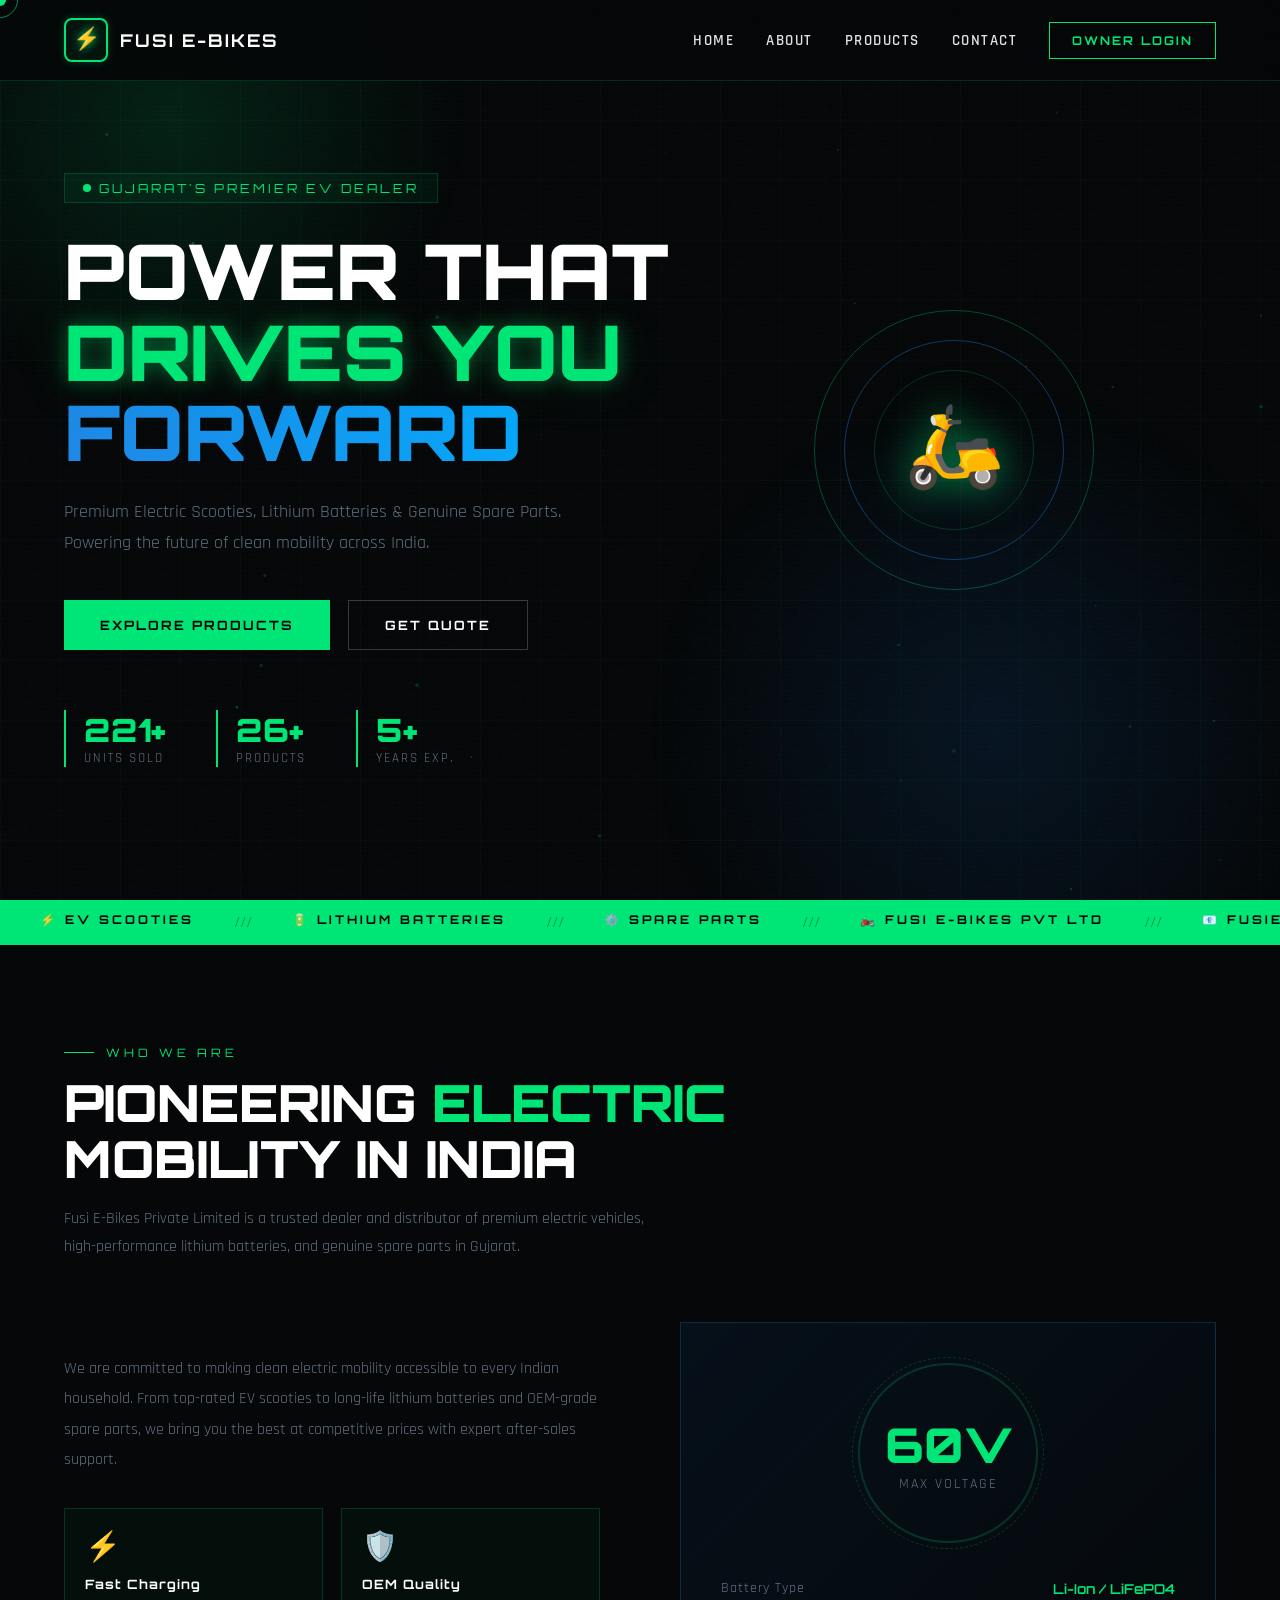
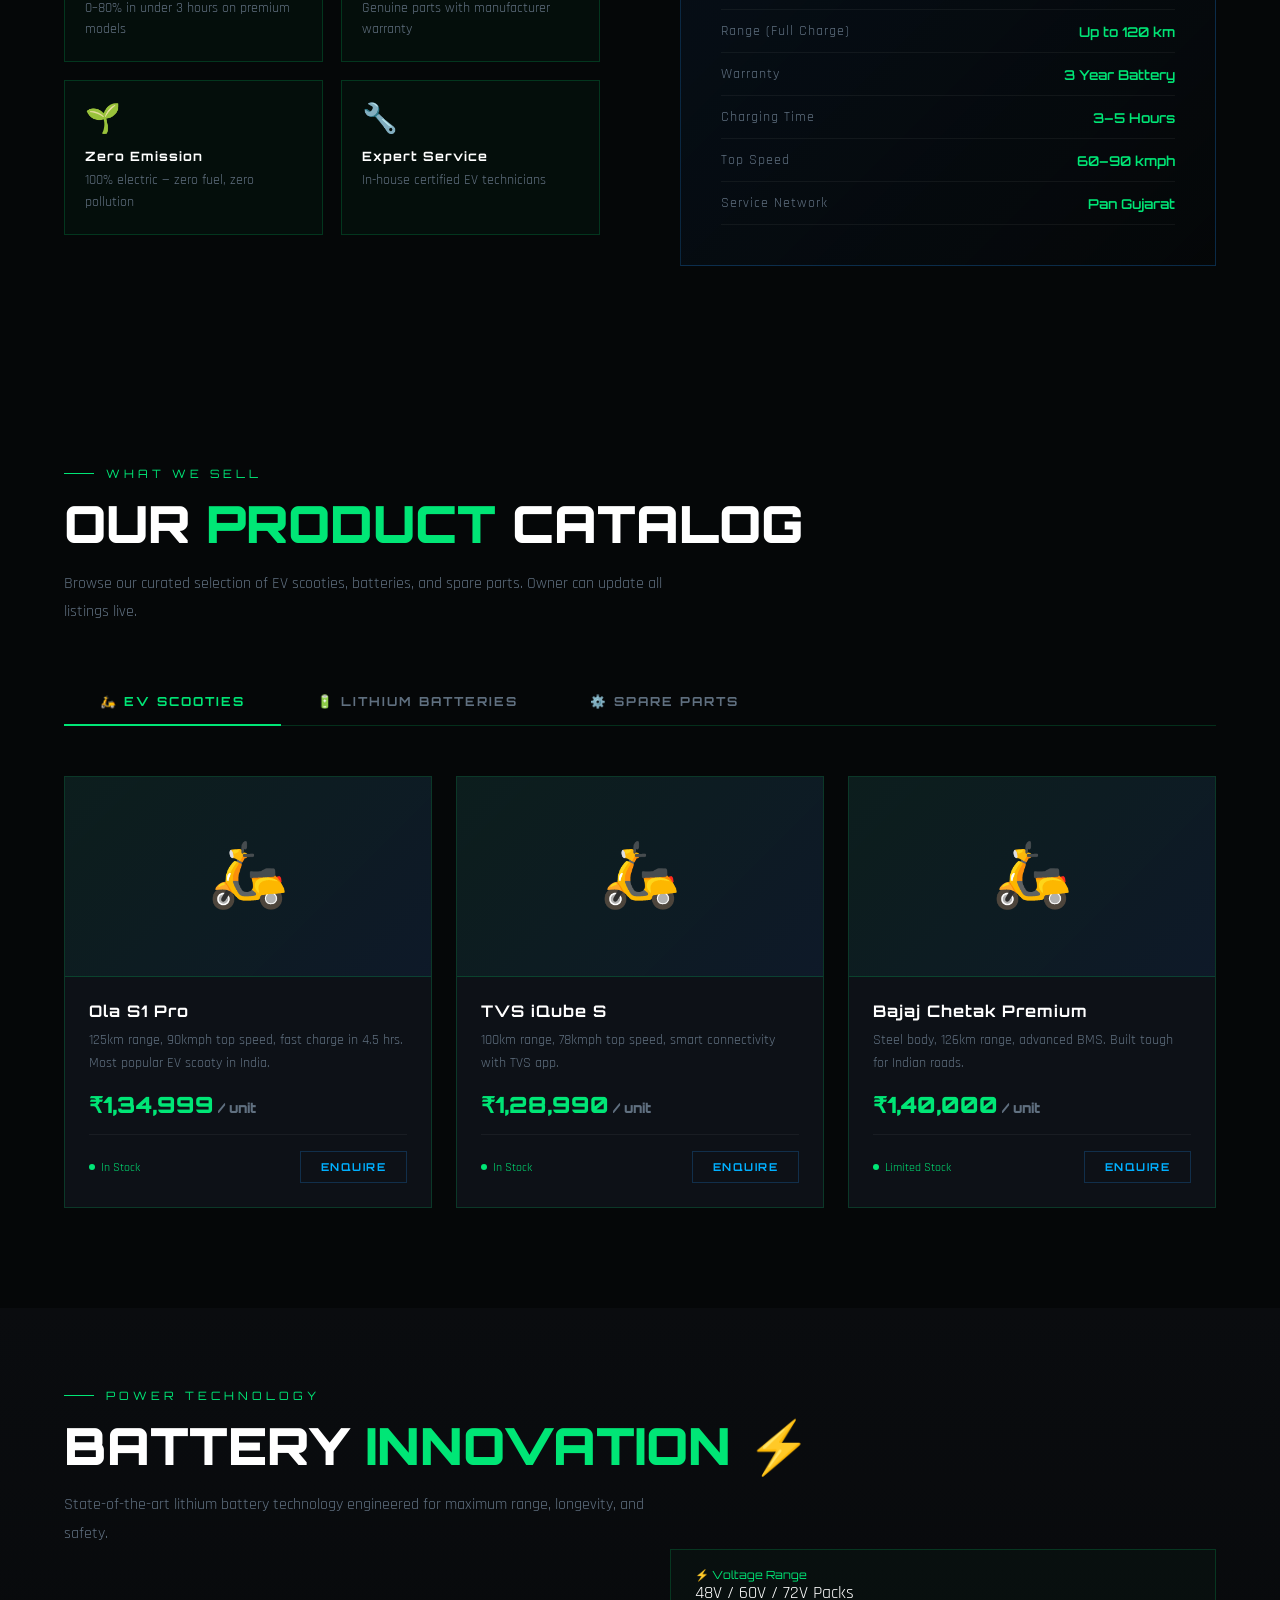
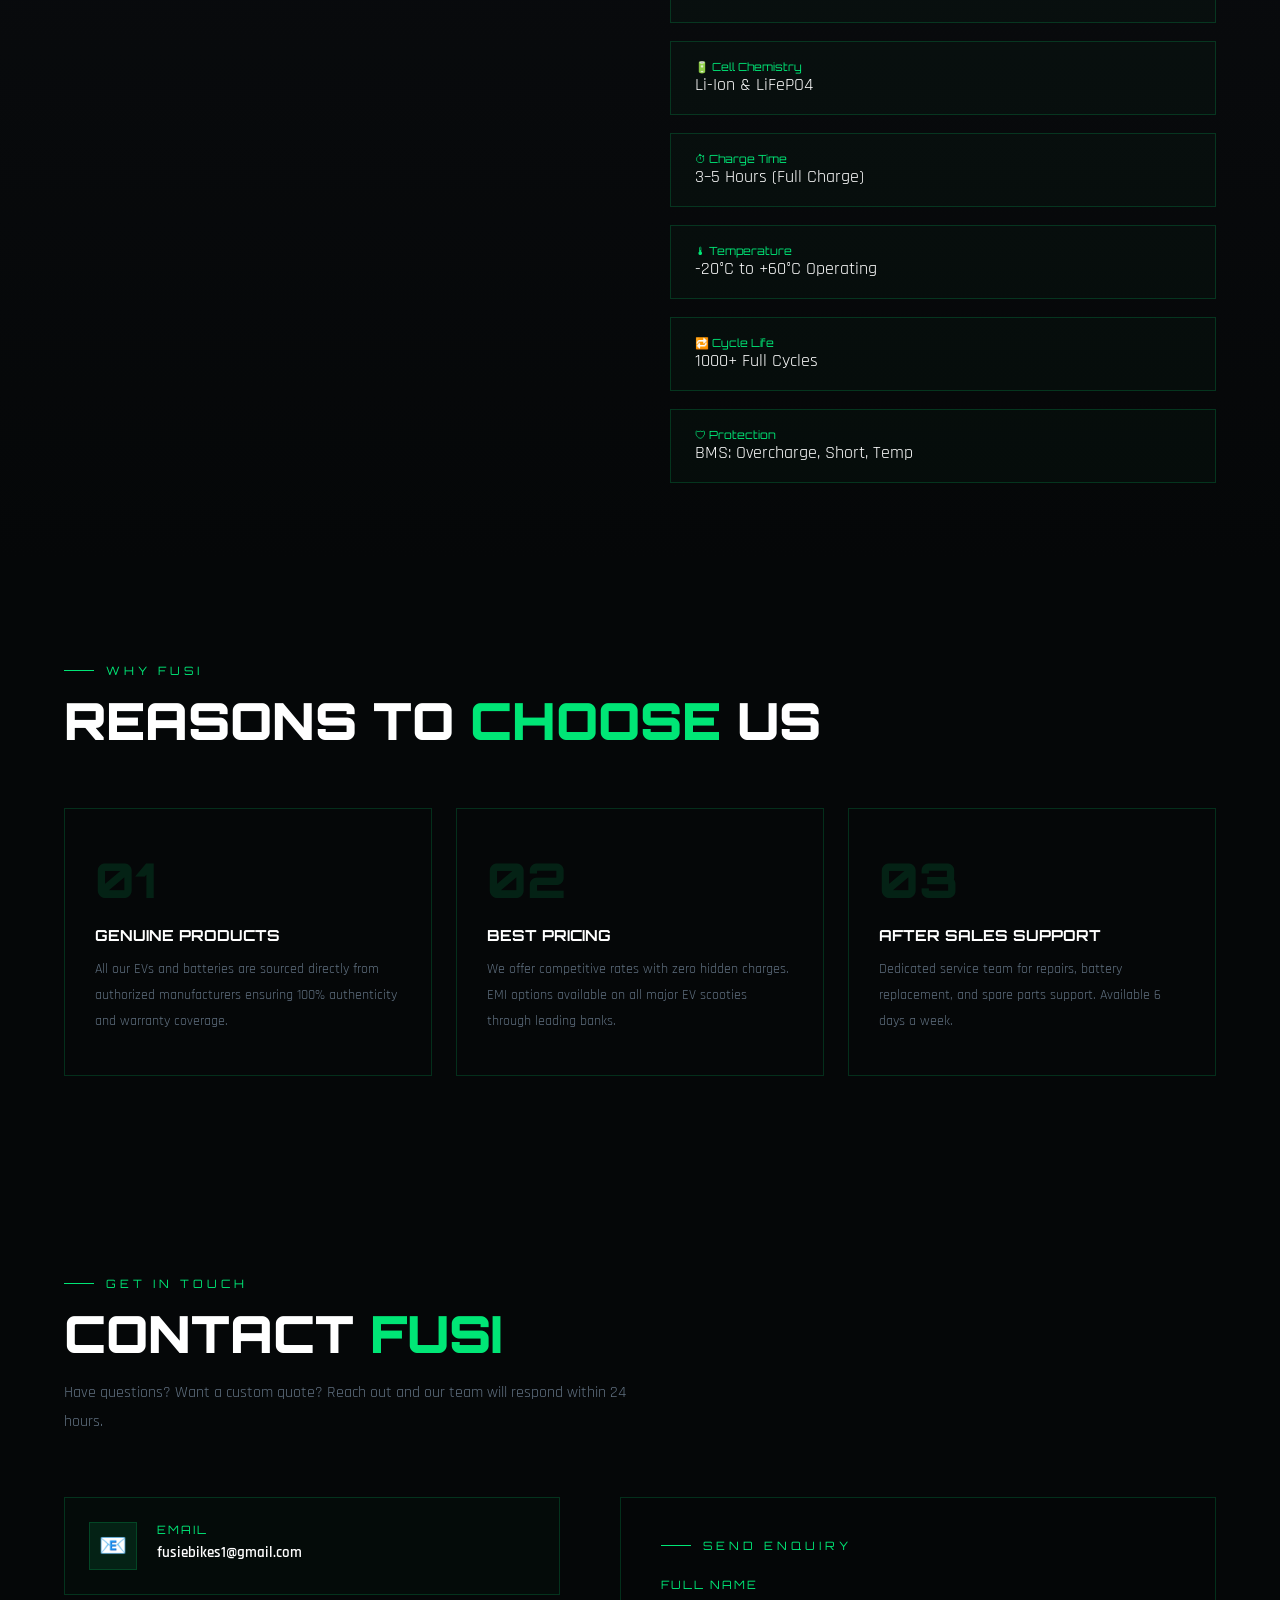
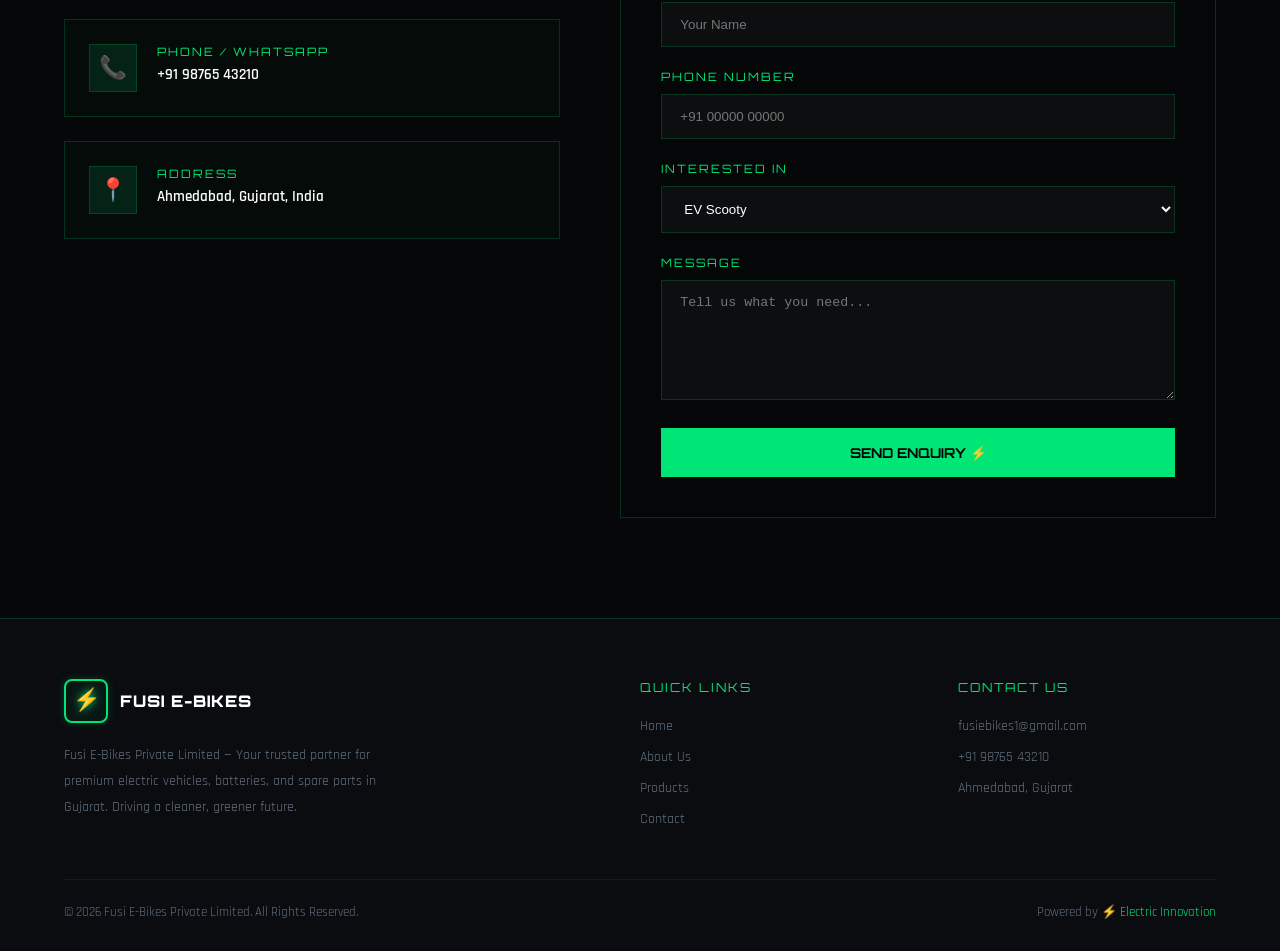
<file: index.html>
<!DOCTYPE html>
<html lang="en">
<head>
<meta charset="UTF-8">
<meta name="viewport" content="width=device-width, initial-scale=1.0">
<title>Fusi E-Bikes Private Limited</title>
<link rel="preconnect" href="https://fonts.googleapis.com">
<link href="https://fonts.googleapis.com/css2?family=Orbitron:wght@400;600;700;900&family=Rajdhani:wght@300;400;500;600;700&family=Exo+2:wght@200;400;600&display=swap" rel="stylesheet">
<link rel="stylesheet" href="style.css">
</head>
<body>

<!-- LOADING SCREEN -->
<div id="loader">
  <div class="loader-logo">FUSI E-BIKES</div>
  <div class="loader-bar-wrap"><div class="loader-bar"></div></div>
  <div class="loader-text">INITIALIZING SYSTEMS...</div>
</div>

<!-- PARTICLES -->
<canvas id="particles"></canvas>

<!-- CUSTOM CURSOR -->
<div class="cursor" id="cursor"></div>
<div class="cursor-ring" id="cursorRing"></div>

<!-- OWNER LOGIN MODAL -->
<div class="modal-overlay" id="loginModal">
  <div class="modal">
    <div class="modal-header">
      <div class="modal-title">⚡ OWNER ACCESS</div>
      <div class="modal-sub">Restricted Portal — Authorized Personnel Only</div>
    </div>
    <div class="modal-body">
      <div class="login-form">
        <div class="form-group">
          <label>Access ID</label>
          <input type="text" id="loginUser" placeholder="Enter owner ID" autocomplete="off">
        </div>
        <div class="form-group">
          <label>Secure Key</label>
          <input type="password" id="loginPass" placeholder="••••••••" autocomplete="off">
        </div>
        <button class="btn-submit" onclick="doLogin()">AUTHENTICATE</button>
        <div class="owner-hint">Default: ID <span>fusi_admin</span> · Key <span>ebikes2024</span></div>
      </div>
    </div>
    <button class="modal-close" onclick="closeModal()">✕</button>
  </div>
</div>

<!-- OWNER DASHBOARD PANEL -->
<div class="owner-panel" id="ownerPanel">
  <div class="owner-header">
    <div class="owner-logo">⚡ FUSI OWNER PORTAL</div>
    <div class="owner-actions">
      <div class="owner-badge">● OWNER LOGGED IN</div>
      <button class="owner-logout" onclick="ownerLogout()">LOGOUT</button>
    </div>
  </div>
  <div class="owner-content">
    <div class="owner-title">Content Manager</div>
    <div class="owner-sub">Edit your website content, add products, and manage company information.</div>

    <div class="owner-tabs">
      <button class="otab-btn active" onclick="switchOTab('products',this)">PRODUCTS</button>
      <button class="otab-btn" onclick="switchOTab('info',this)">COMPANY INFO</button>
      <button class="otab-btn" onclick="switchOTab('preview',this)">LIVE PREVIEW</button>
    </div>

    <!-- PRODUCTS TAB -->
    <div class="otab-panel active" id="otab-products">
      <div class="add-product-form">
        <div class="section-label" style="margin-bottom:24px;">ADD / EDIT PRODUCT</div>
        <div class="form-row">
          <div class="form-group">
            <label>Item Name</label>
            <input type="text" id="newName" placeholder="e.g. Ola S1 Pro">
          </div>
          <div class="form-group">
            <label>Category</label>
            <select id="newCat">
              <option value="scooties">EV Scooties</option>
              <option value="batteries">Lithium Batteries</option>
              <option value="parts">Spare Parts</option>
            </select>
          </div>
        </div>
        <div class="form-row">
          <div class="form-group">
            <label>Price (₹)</label>
            <input type="text" id="newPrice" placeholder="e.g. 1,24,999">
          </div>
          <div class="form-group">
            <label>Stock Status</label>
            <select id="newStock">
              <option>In Stock</option>
              <option>Limited Stock</option>
              <option>Pre-Order</option>
            </select>
          </div>
        </div>
        <div class="form-group">
          <label>Description</label>
          <textarea id="newDesc" placeholder="Product description, specs, highlights..." style="height:80px;"></textarea>
        </div>
        <div class="form-group">
          <label>Emoji / Icon</label>
          <input type="text" id="newEmoji" placeholder="🛵 or 🔋 or ⚙️" value="🛵">
        </div>
        <button class="btn-submit" id="addBtn" onclick="addOrUpdateProduct()">PUBLISH PRODUCT</button>
      </div>
      <div class="section-label" style="margin-bottom:24px;">CURRENT LISTINGS</div>
      <div class="products-list" id="adminList"></div>
    </div>

    <!-- INFO TAB -->
    <div class="otab-panel" id="otab-info">
      <div class="edit-info-section">
        <div class="add-product-form">
          <div class="section-label" style="margin-bottom:24px;">COMPANY INFORMATION</div>
          <div class="info-grid">
            <div class="form-group"><label>Company Name</label><input type="text" id="infoName" placeholder="Fusi E-Bikes Private Limited"></div>
            <div class="form-group"><label>Email</label><input type="text" id="infoEmail" placeholder="fusiebikes1@gmail.com"></div>
            <div class="form-group"><label>Phone</label><input type="text" id="infoPhone" placeholder="+91 98765 43210"></div>
            <div class="form-group"><label>WhatsApp</label><input type="text" id="infoWhatsapp" placeholder="+91 98765 43210"></div>
            <div class="form-group"><label>Address Line 1</label><input type="text" id="infoAddr1" placeholder="Shop No., Street Name"></div>
            <div class="form-group"><label>City, State</label><input type="text" id="infoAddr2" placeholder="Ahmedabad, Gujarat - 380001"></div>
          </div>
          <div class="form-group"><label>About Us (Short)</label><textarea id="infoAbout" placeholder="Brief description of your company..." style="height:90px;"></textarea></div>
          <button class="btn-submit" onclick="saveInfo()">SAVE COMPANY INFO</button>
        </div>
      </div>
    </div>

    <!-- PREVIEW TAB -->
    <div class="otab-panel" id="otab-preview">
      <div style="padding:30px;border:1px solid var(--border);background:var(--card);text-align:center;">
        <div style="font-size:2rem;margin-bottom:16px;">👁️</div>
        <div style="font-family:'Orbitron',monospace;color:#fff;margin-bottom:10px;">LIVE PREVIEW</div>
        <div style="color:var(--muted);margin-bottom:24px;">Click below to see how your website looks to visitors right now.</div>
        <button class="btn-primary" onclick="closeOwnerPanel()">VIEW PUBLIC WEBSITE</button>
      </div>
    </div>
  </div>
</div>

<!-- TOAST -->
<div class="toast" id="toast"></div>

<!-- SECRET TRIGGER -->
<div class="secret-trigger" id="secretTrigger"></div>

<!-- NAV -->
<nav id="mainNav">
  <a href="#home" class="nav-logo">
    <div class="brand-logo-frame">⚡</div>
    <span>FUSI E-BIKES</span>
  </a>
  <div class="nav-links">
    <a href="#home" class="nav-link-home">HOME</a>
    <a href="#about" class="nav-link-about">ABOUT</a>
    <a href="#products">PRODUCTS</a>
    <a href="#contact">CONTACT</a>
    <button class="nav-cta" onclick="openModal()"><span>OWNER LOGIN</span></button>
  </div>
</nav>

<!-- HERO -->
<section id="home">
  <div class="hero-grid"></div>
  <div class="hero-glow-1"></div>
  <div class="hero-glow-2"></div>
  <div class="hero-content">
    <div class="hero-badge">
      <div class="hero-badge-dot"></div>
      <span>Gujarat's Premier EV Dealer</span>
    </div>
    <h1 class="hero-title">
      <span class="line1">POWER THAT</span>
      <span class="line2 glitch" data-text="DRIVES YOU">DRIVES YOU</span>
      <span class="line3">FORWARD</span>
    </h1>
    <p class="hero-sub">Premium Electric Scooties, Lithium Batteries & Genuine Spare Parts. Powering the future of clean mobility across India.</p>
    <div class="hero-btns">
      <button class="btn-primary" onclick="document.getElementById('products').scrollIntoView({behavior:'smooth'})">EXPLORE PRODUCTS</button>
      <button class="btn-secondary" onclick="document.getElementById('contact').scrollIntoView({behavior:'smooth'})">GET QUOTE</button>
    </div>
    <div class="hero-stats">
      <div class="stat"><div class="stat-num" data-target="500">0</div><div class="stat-label">Units Sold</div></div>
      <div class="stat"><div class="stat-num" data-target="50">0</div><div class="stat-label">Products</div></div>
      <div class="stat"><div class="stat-num" data-target="5">0</div><div class="stat-label">Years Exp.</div></div>
    </div>
  </div>
  <div class="hero-visual">
    <div class="bike-rings">
      <div class="ring ring1"></div>
      <div class="ring ring2"></div>
      <div class="ring ring3"></div>
      <div class="bike-icon-center">🛵</div>
    </div>
  </div>
</section>

<!-- MARQUEE -->
<div class="marquee-strip">
  <div class="marquee-inner">
    <span class="marquee-item">⚡ EV SCOOTIES</span><span class="marquee-sep">///</span>
    <span class="marquee-item">🔋 LITHIUM BATTERIES</span><span class="marquee-sep">///</span>
    <span class="marquee-item">⚙️ SPARE PARTS</span><span class="marquee-sep">///</span>
    <span class="marquee-item">🏍️ FUSI E-BIKES PVT LTD</span><span class="marquee-sep">///</span>
    <span class="marquee-item">📧 FUSIEBIKES1@GMAIL.COM</span><span class="marquee-sep">///</span>
    <span class="marquee-item">⚡ CLEAN ENERGY FUTURE</span><span class="marquee-sep">///</span>
  </div>
</div>

<!-- ABOUT -->
<section id="about">
  <div class="reveal">
    <div class="section-label">WHO WE ARE</div>
    <h2 class="section-title">PIONEERING <span class="accent">ELECTRIC</span><br>MOBILITY IN INDIA</h2>
    <p class="section-sub">Fusi E-Bikes Private Limited is a trusted dealer and distributor of premium electric vehicles, high-performance lithium batteries, and genuine spare parts in Gujarat.</p>
  </div>
  <div class="about-grid">
    <div class="reveal-left">
      <p style="color:var(--muted);line-height:1.9;margin-bottom:28px;">We are committed to making clean electric mobility accessible to every Indian household. From top-rated EV scooties to long-life lithium batteries and OEM-grade spare parts, we bring you the best at competitive prices with expert after-sales support.</p>
      <div class="about-features">
        <div class="feat-card"><div class="feat-icon">⚡</div><div class="feat-title">Fast Charging</div><div class="feat-desc">0–80% in under 3 hours on premium models</div></div>
        <div class="feat-card"><div class="feat-icon">🛡️</div><div class="feat-title">OEM Quality</div><div class="feat-desc">Genuine parts with manufacturer warranty</div></div>
        <div class="feat-card"><div class="feat-icon">🌱</div><div class="feat-title">Zero Emission</div><div class="feat-desc">100% electric — zero fuel, zero pollution</div></div>
        <div class="feat-card"><div class="feat-icon">🔧</div><div class="feat-title">Expert Service</div><div class="feat-desc">In-house certified EV technicians</div></div>
      </div>
    </div>
    <div class="reveal-right">
      <div class="about-card-main">
        <div class="tech-circle">
          <div class="tech-inner">
            <div class="tech-num">60V</div>
            <div class="tech-unit">MAX VOLTAGE</div>
          </div>
        </div>
        <div class="specs">
          <div class="spec-row"><span class="spec-key">Battery Type</span><span class="spec-val">Li-Ion / LiFePO4</span></div>
          <div class="spec-row"><span class="spec-key">Range (Full Charge)</span><span class="spec-val">Up to 120 km</span></div>
          <div class="spec-row"><span class="spec-key">Warranty</span><span class="spec-val">3 Year Battery</span></div>
          <div class="spec-row"><span class="spec-key">Charging Time</span><span class="spec-val">3–5 Hours</span></div>
          <div class="spec-row"><span class="spec-key">Top Speed</span><span class="spec-val">60–90 kmph</span></div>
          <div class="spec-row"><span class="spec-key">Service Network</span><span class="spec-val">Pan Gujarat</span></div>
        </div>
      </div>
    </div>
  </div>
</section>

<!-- PRODUCTS -->
<section id="products">
  <div class="reveal">
    <div class="section-label">WHAT WE SELL</div>
    <h2 class="section-title">OUR <span class="accent">PRODUCT</span> CATALOG</h2>
    <p class="section-sub">Browse our curated selection of EV scooties, batteries, and spare parts. Owner can update all listings live.</p>
  </div>
  <div class="tabs reveal">
    <button class="tab-btn active" onclick="switchTab('scooties',this)">🛵 EV SCOOTIES</button>
    <button class="tab-btn" onclick="switchTab('batteries',this)">🔋 LITHIUM BATTERIES</button>
    <button class="tab-btn" onclick="switchTab('parts',this)">⚙️ SPARE PARTS</button>
  </div>
  <div class="tab-panel active" id="tab-scooties" data-cat="scooties"></div>
  <div class="tab-panel" id="tab-batteries" data-cat="batteries"></div>
  <div class="tab-panel" id="tab-parts" data-cat="parts"></div>
</section>

<!-- BATTERY LIGHTNING SHOWCASE -->
<div class="scroll-lightning" id="scrollLightning"></div>
<div class="charge-topbar" id="chargeTopbar"></div>

<section id="battery-showcase" class="battery-section">
  <div class="reveal">
    <div class="section-label">POWER TECHNOLOGY</div>
    <h2 class="section-title">BATTERY <span class="accent">INNOVATION</span> <span class="section-bolt">⚡</span></h2>
    <p class="section-sub">State-of-the-art lithium battery technology engineered for maximum range, longevity, and safety.</p>
  </div>
  <div class="batt-showcase-grid">
    <div class="batt-visual battery-fly">
      <div class="batt-3d glow-pulse" id="battMain" style="--fill:78%;">
        <div class="batt-lightning-bolt">⚡</div>
        <div class="batt-fill-text" id="battPct">0%</div>
        <div class="batt-fill-label">CHARGE LEVEL</div>
      </div>
      <div style="width:200px;">
        <div style="display:flex;justify-content:space-between;font-family:'Orbitron',monospace;font-size:0.72rem;color:var(--muted);margin-bottom:6px;letter-spacing:1px;">
          <span>ENERGY</span><span id="battKw">0 kWh</span>
        </div>
        <div class="batt-bar-wrap"><div class="batt-bar" id="energyBar" style="--charge:85%;"></div></div>
      </div>
      <div style="width:200px;">
        <div style="display:flex;justify-content:space-between;font-family:'Orbitron',monospace;font-size:0.72rem;color:var(--muted);margin-bottom:6px;letter-spacing:1px;">
          <span>RANGE</span><span id="battRange">0 km</span>
        </div>
        <div class="batt-bar-wrap"><div class="batt-bar" id="rangeBar" style="--charge:70%;"></div></div>
      </div>
      <div style="width:200px;">
        <div style="display:flex;justify-content:space-between;font-family:'Orbitron',monospace;font-size:0.72rem;color:var(--muted);margin-bottom:6px;letter-spacing:1px;">
          <span>HEALTH</span><span id="battHealth">0%</span>
        </div>
        <div class="batt-bar-wrap"><div class="batt-bar" id="healthBar" style="--charge:96%;"></div></div>
      </div>
    </div>
    <div class="batt-specs" id="battSpecs">
      <div class="batt-spec-item" style="transition-delay:0.1s"><div class="batt-spec-label">⚡ Voltage Range</div><div class="batt-spec-val">48V / 60V / 72V Packs</div></div>
      <div class="batt-spec-item" style="transition-delay:0.2s"><div class="batt-spec-label">🔋 Cell Chemistry</div><div class="batt-spec-val">Li-Ion & LiFePO4</div></div>
      <div class="batt-spec-item" style="transition-delay:0.3s"><div class="batt-spec-label">⏱ Charge Time</div><div class="batt-spec-val">3–5 Hours (Full Charge)</div></div>
      <div class="batt-spec-item" style="transition-delay:0.4s"><div class="batt-spec-label">🌡 Temperature</div><div class="batt-spec-val">-20°C to +60°C Operating</div></div>
      <div class="batt-spec-item" style="transition-delay:0.5s"><div class="batt-spec-label">🔁 Cycle Life</div><div class="batt-spec-val">1000+ Full Cycles</div></div>
      <div class="batt-spec-item" style="transition-delay:0.6s"><div class="batt-spec-label">🛡 Protection</div><div class="batt-spec-val">BMS: Overcharge, Short, Temp</div></div>
    </div>
  </div>
</section>

<!-- WHY CHOOSE US -->
<section id="why">
  <div class="reveal">
    <div class="section-label">WHY FUSI</div>
    <h2 class="section-title">REASONS TO <span class="accent">CHOOSE</span> US</h2>
  </div>
  <div class="why-grid">
    <div class="why-card reveal"><div class="why-num">01</div><div class="why-title">GENUINE PRODUCTS</div><div class="why-desc">All our EVs and batteries are sourced directly from authorized manufacturers ensuring 100% authenticity and warranty coverage.</div></div>
    <div class="why-card reveal" style="transition-delay:0.1s"><div class="why-num">02</div><div class="why-title">BEST PRICING</div><div class="why-desc">We offer competitive rates with zero hidden charges. EMI options available on all major EV scooties through leading banks.</div></div>
    <div class="why-card reveal" style="transition-delay:0.2s"><div class="why-num">03</div><div class="why-title">AFTER SALES SUPPORT</div><div class="why-desc">Dedicated service team for repairs, battery replacement, and spare parts support. Available 6 days a week.</div></div>
  </div>
</section>

<!-- CONTACT -->
<section id="contact">
  <div class="reveal">
    <div class="section-label">GET IN TOUCH</div>
    <h2 class="section-title">CONTACT <span class="accent">FUSI</span></h2>
    <p class="section-sub">Have questions? Want a custom quote? Reach out and our team will respond within 24 hours.</p>
  </div>
  <div class="contact-grid">
    <div class="contact-info reveal-left">
      <div class="contact-item"><div class="contact-icon">📧</div><div><div class="contact-label">Email</div><div class="contact-val" id="dispEmail">fusiebikes1@gmail.com</div></div></div>
      <div class="contact-item"><div class="contact-icon">📞</div><div><div class="contact-label">Phone / WhatsApp</div><div class="contact-val" id="dispPhone">+91 98765 43210</div></div></div>
      <div class="contact-item"><div class="contact-icon">📍</div><div><div class="contact-label">Address</div><div class="contact-val" id="dispAddr">Ahmedabad, Gujarat, India</div></div></div>
    </div>
    <div class="contact-form reveal-right">
      <div class="section-label" style="margin-bottom:24px;">SEND ENQUIRY</div>
      <div class="form-group"><label>Full Name</label><input type="text" placeholder="Your Name"></div>
      <div class="form-group"><label>Phone Number</label><input type="tel" placeholder="+91 00000 00000"></div>
      <div class="form-group"><label>Interested In</label>
        <select>
          <option>EV Scooty</option>
          <option>Lithium Battery</option>
          <option>Spare Parts</option>
        </select>
      </div>
      <div class="form-group"><label>Message</label><textarea placeholder="Tell us what you need..."></textarea></div>
      <button class="btn-submit" onclick="sendEnquiry()">SEND ENQUIRY ⚡</button>
    </div>
  </div>
</section>

<!-- FOOTER -->
<footer>
  <div class="footer-grid">
    <div>
      <div class="footer-brand">
        <div class="brand-logo-frame">⚡</div>
        <span style="font-family:'Orbitron',monospace;font-weight:900;color:#fff;letter-spacing:1px;">FUSI E-BIKES</span>
      </div>
      <p class="footer-desc">Fusi E-Bikes Private Limited — Your trusted partner for premium electric vehicles, batteries, and spare parts in Gujarat. Driving a cleaner, greener future.</p>
    </div>
    <div>
      <div class="footer-heading">QUICK LINKS</div>
      <ul class="footer-links">
        <li><a href="#home">Home</a></li>
        <li><a href="#about">About Us</a></li>
        <li><a href="#products">Products</a></li>
        <li><a href="#contact">Contact</a></li>
      </ul>
    </div>
    <div>
      <div class="footer-heading">CONTACT US</div>
      <ul class="footer-links">
        <li><a href="mailto:fusiebikes1@gmail.com">fusiebikes1@gmail.com</a></li>
        <li><a href="#">+91 98765 43210</a></li>
        <li><a href="#">Ahmedabad, Gujarat</a></li>
      </ul>
    </div>
  </div>
  <div class="footer-bottom">
    <div class="footer-copy">© 2026 Fusi E-Bikes Private Limited. All Rights Reserved.</div>
    <div class="footer-made">Powered by <span>⚡ Electric Innovation</span></div>
  </div>
</footer>

<script src="app.js"></script>
</body>
</html>
</file>
<file: style.css>
:root {
  --black: #050708;
  --dark: #0a0c0f;
  --card: #0d1117;
  --green: #00e676;
  --green2: #00c853;
  --blue: #1565c0;
  --blue2: #1e88e5;
  --cyan: #00b0ff;
  --text: #e0e0e0;
  --muted: #607080;
  --border: rgba(0,230,118,0.18);
  --border-blue: rgba(30,136,229,0.25);
  --glow-green: 0 0 20px rgba(0,230,118,0.4), 0 0 60px rgba(0,230,118,0.15);
  --glow-blue: 0 0 20px rgba(30,136,229,0.5), 0 0 60px rgba(30,136,229,0.2);
}

*{margin:0;padding:0;box-sizing:border-box;}
html{scroll-behavior:smooth;}
body{background:var(--black);color:var(--text);font-family:'Rajdhani',sans-serif;overflow-x:hidden;}

/* CURSOR & EFFECTS */
.cursor{position:fixed;width:12px;height:12px;background:var(--green);border-radius:50%;pointer-events:none;z-index:99999;transform:translate(-50%,-50%);mix-blend-mode:screen;}
.cursor-ring{position:fixed;width:36px;height:36px;border:1.5px solid var(--green);border-radius:50%;pointer-events:none;z-index:99998;transform:translate(-50%,-50%);transition:all 0.12s ease;opacity:0.6;}
body::before{content:'';position:fixed;inset:0;background-image:url("data:image/svg+xml,%3Csvg viewBox='0 0 200 200' xmlns='http://www.w3.org/2000/svg'%3E%3Cfilter id='n'%3E%3CfeTurbulence type='fractalNoise' baseFrequency='0.9' numOctaves='4' stitchTiles='stitch'/%3E%3C/filter%3E%3Crect width='100%25' height='100%25' filter='url(%23n)' opacity='0.04'/%3E%3C/svg%3E");pointer-events:none;z-index:0;opacity:0.5;}
body::after{content:'';position:fixed;inset:0;background:repeating-linear-gradient(0deg,transparent,transparent 2px,rgba(0,0,0,0.03) 2px,rgba(0,0,0,0.03) 4px);pointer-events:none;z-index:1;}

/* LOGO BOX SYSTEM */
.brand-logo-frame {
  width: 44px;
  height: 44px;
  border: 2px solid var(--green);
  border-radius: 8px;
  display: flex;
  align-items: center;
  justify-content: center;
  font-size: 22px;
  color: var(--green);
  text-shadow: 0 0 8px var(--green);
  box-shadow: 0 0 10px rgba(0,230,118,0.2);
  background: rgba(0, 230, 118, 0.05);
}

/* NAVBAR */
nav{position:fixed;top:0;left:0;right:0;z-index:1000;padding:18px 5%;display:flex;align-items:center;justify-content:space-between;background:rgba(5,7,8,0.85);backdrop-filter:blur(20px);border-bottom:1px solid var(--border);transition:all 0.4s;}
nav.scrolled{padding:12px 5%;background:rgba(5,7,8,0.97);}
.nav-logo{display:flex;align-items:center;gap:12px;text-decoration:none;}
.nav-logo span{font-family:'Orbitron',monospace;font-size:1.1rem;font-weight:700;color:#fff;letter-spacing:2px;text-transform:uppercase;}
.nav-links{display:flex;align-items:center;gap:32px;}
.nav-links a{color:var(--text);text-decoration:none;font-size:0.95rem;font-weight:600;letter-spacing:1.5px;text-transform:uppercase;position:relative;padding:4px 0;}
.nav-links a::after{content:'';position:absolute;bottom:0;left:0;width:0;height:1.5px;background:var(--green);transition:width 0.3s;}
.nav-links a:hover{color:var(--green);}
.nav-links a:hover::after{width:100%;}
.nav-cta{padding:10px 22px;background:transparent;border:1.5px solid var(--green);color:var(--green);font-family:'Orbitron',monospace;font-size:0.75rem;font-weight:700;letter-spacing:2px;text-transform:uppercase;cursor:pointer;position:relative;overflow:hidden;}
.nav-cta::before{content:'';position:absolute;inset:0;background:var(--green);transform:scaleX(0);transform-origin:left;transition:transform 0.3s;}
.nav-cta:hover::before{transform:scaleX(1);}
.nav-cta:hover{color:#000;box-shadow:var(--glow-green);}
.nav-cta span{position:relative;z-index:1;}

/* HERO FRAME */
#home{min-height:100vh;display:flex;align-items:center;position:relative;overflow:hidden;padding:100px 5% 60px;}
.hero-grid{position:absolute;inset:0;background-image:linear-gradient(rgba(0,230,118,0.04) 1px,transparent 1px),linear-gradient(90deg,rgba(0,230,118,0.04) 1px,transparent 1px);background-size:60px 60px;animation:gridPulse 4s ease-in-out infinite;}
@keyframes gridPulse{0%,100%{opacity:0.5;}50%{opacity:1;}}
.hero-glow-1{position:absolute;top:-20%;left:-10%;width:600px;height:600px;background:radial-gradient(circle,rgba(0,230,118,0.12) 0%,transparent 70%);animation:float1 8s ease-in-out infinite;}
.hero-glow-2{position:absolute;bottom:-20%;right:-5%;width:700px;height:700px;background:radial-gradient(circle,rgba(21,101,192,0.15) 0%,transparent 70%);animation:float2 10s ease-in-out infinite;}
@keyframes float1{0%,100%{transform:translate(0,0);}50%{transform:translate(30px,-40px);}}
@keyframes float2{0%,100%{transform:translate(0,0);}50%{transform:translate(-30px,40px);}}
.hero-content{position:relative;z-index:2;max-width:750px;}
.hero-badge{display:inline-flex;align-items:center;gap:8px;padding:6px 18px;border:1px solid var(--border);background:rgba(0,230,118,0.05);margin-bottom:28px;}
.hero-badge-dot{width:8px;height:8px;background:var(--green);border-radius:50%;animation:blink 1.2s ease-in-out infinite;}
@keyframes blink{0%,100%{opacity:1;}50%{opacity:0.2;}}
.hero-badge span{font-size:0.78rem;color:var(--green);letter-spacing:3px;text-transform:uppercase;font-family:'Orbitron',monospace;}
.hero-title{font-family:'Orbitron',monospace;font-size:clamp(2.4rem,6vw,5.5rem);font-weight:900;line-height:1.05;text-transform:uppercase;margin-bottom:24px;}
.hero-title .line1{display:block;color:#fff;}
.hero-title .line2{display:block;color:var(--green);text-shadow:var(--glow-green);}
.hero-title .line3{display:block;background:linear-gradient(90deg,var(--blue2),var(--cyan));-webkit-background-clip:text;-webkit-text-fill-color:transparent;}
.hero-sub{font-size:1.1rem;color:var(--muted);line-height:1.8;max-width:550px;margin-bottom:40px;}
.hero-btns{display:flex;gap:18px;flex-wrap:wrap;}
.btn-primary{padding:16px 36px;background:var(--green);color:#000;font-family:'Orbitron',monospace;font-size:0.8rem;font-weight:700;letter-spacing:2px;border:none;cursor:pointer;position:relative;overflow:hidden;transition:all 0.3s;text-transform:uppercase;}
.btn-primary:hover{box-shadow:var(--glow-green);transform:translateY(-2px);}
.btn-secondary{padding:16px 36px;background:transparent;color:#fff;font-family:'Orbitron',monospace;font-size:0.8rem;font-weight:700;letter-spacing:2px;border:1.5px solid rgba(255,255,255,0.2);cursor:pointer;transition:all 0.3s;text-transform:uppercase;}
.btn-secondary:hover{border-color:var(--cyan);color:var(--cyan);box-shadow:0 0 20px rgba(0,176,255,0.3);transform:translateY(-2px);}

.hero-stats{display:flex;gap:50px;margin-top:60px;}
.stat{border-left:2px solid var(--green);padding-left:18px;}
.stat-num{font-family:'Orbitron',monospace;font-size:2rem;font-weight:900;color:var(--green);}
.stat-label{font-size:0.82rem;color:var(--muted);letter-spacing:2px;text-transform:uppercase;}
.hero-visual{position:absolute;right:3%;top:50%;transform:translateY(-50%);z-index:2;width:45%;max-width:600px;animation:heroFloat 6s ease-in-out infinite;}
@keyframes heroFloat{0%,100%{transform:translateY(-50%);}50%{transform:translateY(calc(-50% - 20px));}}
.bike-rings{position:relative;width:100%;height:300px;}
.ring{position:absolute;border-radius:50%;border:1px solid;animation:rotateSlow linear infinite;}
.ring1{width:280px;height:280px;border-color:rgba(0,230,118,0.3);top:10px;left:50%;margin-left:-140px;animation-duration:20s;}
.ring2{width:220px;height:220px;border-color:rgba(30,136,229,0.4);top:40px;left:50%;margin-left:-110px;animation-duration:15s;animation-direction:reverse;}
.ring3{width:160px;height:160px;border-color:rgba(0,230,118,0.2);top:70px;left:50%;margin-left:-80px;animation-duration:10s;}
@keyframes rotateSlow{from{transform:rotate(0deg);}to{transform:rotate(360deg);}}
.bike-icon-center{position:absolute;top:50%;left:50%;transform:translate(-50%,-50%);font-size:80px;filter:drop-shadow(0 0 20px rgba(0,230,118,0.6));}

/* TICKER MARQUEE */
.marquee-strip{background:var(--green);padding:12px 0;overflow:hidden;position:relative;z-index:3;}
.marquee-inner{display:flex;gap:0;animation:marquee 25s linear infinite;white-space:nowrap;}
.marquee-item{font-family:'Orbitron',monospace;font-size:0.75rem;font-weight:700;color:#000;letter-spacing:3px;text-transform:uppercase;padding:0 40px;}
.marquee-sep{color:rgba(0,0,0,0.4);}
@keyframes marquee{from{transform:translateX(0);}to{transform:translateX(-50%);}}

/* TYPOGRAPHY BLOCKS */
section{padding:100px 5%;position:relative;}
.section-label{font-family:'Orbitron',monospace;font-size:0.72rem;color:var(--green);letter-spacing:4px;text-transform:uppercase;margin-bottom:14px;display:flex;align-items:center;gap:12px;}
.section-label::before{content:'';width:30px;height:1px;background:var(--green);}
.section-title{font-family:'Orbitron',monospace;font-size:clamp(1.8rem,4vw,3.2rem);font-weight:900;color:#fff;text-transform:uppercase;line-height:1.1;margin-bottom:18px;}
.section-title .accent{color:var(--green);}
.section-sub{font-size:1rem;color:var(--muted);max-width:600px;line-height:1.8;}

/* ABOUT GRID */
.about-grid{display:grid;grid-template-columns:1fr 1fr;gap:80px;align-items:center;margin-top:60px;}
.about-features{display:grid;grid-template-columns:1fr 1fr;gap:18px;margin-top:32px;}
.feat-card{padding:20px;border:1px solid var(--border);background:rgba(0,230,118,0.03);transition:all 0.3s;}
.feat-card:hover{border-color:var(--green);transform:translateY(-4px);box-shadow:var(--glow-green);}
.feat-icon{font-size:1.8rem;margin-bottom:10px;}
.feat-title{font-family:'Orbitron',monospace;font-size:0.8rem;color:#fff;font-weight:700;letter-spacing:1px;margin-bottom:6px;}
.feat-desc{font-size:0.85rem;color:var(--muted);line-height:1.6;}
.about-card-main{padding:40px;border:1px solid var(--border-blue);background:linear-gradient(135deg,rgba(21,101,192,0.1),rgba(5,7,8,0.9));}
.tech-circle{width:180px;height:180px;border-radius:50%;border:2px solid var(--border);display:flex;align-items:center;justify-content:center;margin:0 auto 24px;position:relative;}
.tech-circle::before{content:'';position:absolute;inset:-8px;border-radius:50%;border:1px dashed rgba(0,230,118,0.2);animation:rotateSlow 30s linear infinite;}
.tech-inner{text-align:center;}
.tech-num{font-family:'Orbitron',monospace;font-size:3rem;font-weight:900;color:var(--green);}
.tech-unit{font-size:0.85rem;color:var(--muted);letter-spacing:2px;}
.specs{margin-top:24px;}
.spec-row{display:flex;justify-content:space-between;align-items:center;padding:12px 0;border-bottom:1px solid rgba(255,255,255,0.05);}
.spec-key{font-size:0.85rem;color:var(--muted);letter-spacing:1px;}
.spec-val{font-family:'Orbitron',monospace;font-size:0.85rem;color:var(--green);font-weight:600;}

/* PRODUCTS LAYOUT */
.tabs{display:flex;gap:0;margin-bottom:50px;border-bottom:1px solid var(--border);margin-top:50px;}
.tab-btn{padding:16px 36px;background:none;border:none;color:var(--muted);font-family:'Orbitron',monospace;font-size:0.78rem;font-weight:700;letter-spacing:2px;text-transform:uppercase;cursor:pointer;position:relative;}
.tab-btn::after{content:'';position:absolute;bottom:-1px;left:0;right:0;height:2px;background:var(--green);transform:scaleX(0);transition:transform 0.3s;}
.tab-btn.active{color:var(--green);}
.tab-btn.active::after{transform:scaleX(1);}
.tab-panel{display:none;}
.tab-panel.active{display:grid;grid-template-columns:repeat(auto-fill,minmax(300px,1fr));gap:24px;}
.product-card{background:var(--card);border:1px solid var(--border);position:relative;overflow:hidden;transition:all 0.4s;}
.product-card:hover{transform:translateY(-8px);box-shadow:var(--glow-blue),0 20px 60px rgba(0,0,0,0.5);border-color:rgba(30,136,229,0.4);}
.product-img{width:100%;height:200px;background:linear-gradient(135deg,rgba(0,230,118,0.06),rgba(21,101,192,0.1));display:flex;align-items:center;justify-content:center;font-size:64px;border-bottom:1px solid var(--border);position:relative;}
.product-badge{position:absolute;top:14px;right:14px;padding:4px 12px;font-family:'Orbitron',monospace;font-size:0.65rem;font-weight:700;letter-spacing:1.5px;}
.badge-new{background:var(--green);color:#000;}
.badge-hot{background:var(--blue2);color:#fff;}
.product-body{padding:24px;}
.product-name{font-family:'Orbitron',monospace;font-size:1rem;font-weight:700;color:#fff;margin-bottom:8px;letter-spacing:1px;}
.product-desc{font-size:0.88rem;color:var(--muted);margin-bottom:16px;line-height:1.6;}
.product-price{font-family:'Orbitron',monospace;font-size:1.4rem;font-weight:900;color:var(--green);}
.product-price .unit{font-size:0.85rem;color:var(--muted);margin-left:4px;}
.product-meta{display:flex;justify-content:space-between;align-items:center;margin-top:16px;padding-top:16px;border-top:1px solid rgba(255,255,255,0.05);}
.product-stock{font-size:0.78rem;color:var(--green);display:flex;align-items:center;gap:6px;}
.product-stock::before{content:'';width:6px;height:6px;background:var(--green);border-radius:50%;display:inline-block;}
.btn-enquire{padding:8px 20px;background:transparent;border:1px solid var(--border-blue);color:var(--cyan);font-family:'Orbitron',monospace;font-size:0.68rem;font-weight:700;letter-spacing:1.5px;cursor:pointer;transition:all 0.3s;}
.btn-enquire:hover{background:var(--blue2);border-color:var(--blue2);color:#fff;box-shadow:var(--glow-blue);}

/* WHY SECTION */
.why-grid{display:grid;grid-template-columns:repeat(3,1fr);gap:24px;margin-top:60px;}
.why-card{padding:40px 30px;border:1px solid var(--border);position:relative;overflow:hidden;transition:all 0.4s;}
.why-card:hover{border-color:var(--green);background:rgba(0,230,118,0.03);transform:translateY(-6px);}
.why-num{font-family:'Orbitron',monospace;font-size:3rem;font-weight:900;color:rgba(0,230,118,0.12);margin-bottom:16px;}
.why-title{font-family:'Orbitron',monospace;font-size:0.95rem;color:#fff;font-weight:700;margin-bottom:12px;}
.why-desc{font-size:0.9rem;color:var(--muted);line-height:1.8;}

/* CONTACT DATA BLOCKS */
.contact-grid{display:grid;grid-template-columns:1fr 1.2fr;gap:60px;margin-top:60px;}
.contact-info{display:flex;flex-direction:column;gap:24px;}
.contact-item{display:flex;gap:20px;padding:24px;border:1px solid var(--border);background:rgba(0,230,118,0.02);}
.contact-icon{width:48px;height:48px;background:rgba(0,230,118,0.1);border:1px solid var(--border);display:flex;align-items:center;justify-content:center;font-size:1.4rem;}
.contact-label{font-family:'Orbitron',monospace;font-size:0.72rem;color:var(--green);letter-spacing:2px;text-transform:uppercase;margin-bottom:6px;}
.contact-val{color:#fff;font-size:0.95rem;font-weight:600;}
.contact-form{padding:40px;border:1px solid var(--border);background:rgba(5,7,8,0.9);position:relative;}
.form-group{margin-bottom:22px;}
.form-group label{display:block;font-family:'Orbitron',monospace;font-size:0.72rem;color:var(--green);letter-spacing:2px;text-transform:uppercase;margin-bottom:10px;}
.form-group input, .form-group select, .form-group textarea{width:100%;background:rgba(255,255,255,0.03);border:1px solid var(--border);color:#fff;padding:14px 18px;outline:none;}
.form-group input:focus, .form-group select:focus, .form-group textarea:focus{border-color:var(--green);}
.form-group textarea{height:120px;}
.btn-submit{width:100%;padding:16px;background:var(--green);color:#000;font-family:'Orbitron',monospace;font-size:0.85rem;font-weight:700;border:none;cursor:pointer;}

/* FOOTER STYLES */
footer{background:var(--dark);border-top:1px solid var(--border);padding:60px 5% 30px;}
.footer-grid{display:grid;grid-template-columns:2fr 1fr 1fr;gap:60px;margin-bottom:50px;}
.footer-brand{display:flex;align-items:center;gap:12px;margin-bottom:20px;}
.footer-desc{font-size:0.9rem;color:var(--muted);line-height:1.8;max-width:320px;}
.footer-heading{font-family:'Orbitron',monospace;font-size:0.78rem;color:var(--green);letter-spacing:2px;margin-bottom:20px;}
.footer-links{list-style:none;display:flex;flex-direction:column;gap:10px;}
.footer-links a{color:var(--muted);text-decoration:none;font-size:0.9rem;}
.footer-links a:hover{color:var(--green);}
.footer-bottom{border-top:1px solid rgba(255,255,255,0.05);padding-top:24px;display:flex;justify-content:space-between;align-items:center;}
.footer-copy, .footer-made{font-size:0.82rem;color:var(--muted);}
.footer-made span{color:var(--green);}

/* MODAL STRUCTURES */
.modal-overlay{position:fixed;inset:0;background:rgba(0,0,0,0.92);z-index:5000;display:none;align-items:center;justify-content:center;backdrop-filter:blur(8px);}
.modal-overlay.open{display:flex;}
.modal{width:min(480px,90vw);background:var(--dark);border:1px solid var(--border);position:relative;}
.modal-header{padding:32px 32px 24px;border-bottom:1px solid var(--border);}
.modal-title{font-family:'Orbitron',monospace;font-size:1.1rem;color:#fff;letter-spacing:2px;}
.modal-sub{font-size:0.85rem;color:var(--muted);margin-top:6px;}
.modal-body{padding:32px;}
.modal-close{position:absolute;top:18px;right:18px;background:none;border:1px solid var(--border);color:var(--muted);width:36px;height:36px;cursor:pointer;}
.owner-hint{font-size:0.78rem;color:var(--muted);text-align:center;margin-top:18px;padding:12px;background:rgba(255,255,255,0.02);}
.owner-hint span{color:var(--green);}

/* OWNER CONTROL DESK */
.owner-panel{display:none;position:fixed;inset:0;background:var(--black);z-index:4000;overflow-y:auto;}
.owner-panel.open{display:block;}
.owner-header{padding:20px 5%;background:rgba(5,7,8,0.95);border-bottom:1px solid var(--border);display:flex;justify-content:space-between;align-items:center;position:sticky;top:0;z-index:10;}
.owner-logo{font-family:'Orbitron',monospace;color:var(--green);font-weight:700;}
.owner-actions{display:flex;gap:14px;}
.owner-badge{padding:6px 14px;background:rgba(0,230,118,0.1);border:1px solid var(--green);color:var(--green);font-size:0.72rem;}
.owner-logout{padding:8px 20px;background:transparent;border:1px solid rgba(255,255,255,0.15);color:var(--muted);cursor:pointer;}
.owner-content{padding:50px 5%;}
.owner-title{font-family:'Orbitron',monospace;font-size:1.6rem;color:#fff;}
.owner-sub{color:var(--muted);margin-bottom:50px;}
.owner-tabs{display:flex;gap:0;border-bottom:1px solid var(--border);margin-bottom:40px;}
.otab-btn{padding:14px 28px;background:none;border:none;color:var(--muted);font-family:'Orbitron',monospace;font-size:0.72rem;cursor:pointer;position:relative;}
.otab-btn.active{color:var(--green);}
.otab-btn.active::after{content:'';position:absolute;bottom:-1px;left:0;right:0;height:2px;background:var(--green);}
.otab-panel{display:none;}
.otab-panel.active{display:block;}
.add-product-form{background:var(--card);border:1px solid var(--border);padding:36px;max-width:700px;margin-bottom:40px;}
.form-row{display:grid;grid-template-columns:1fr 1fr;gap:20px;}
.products-list{display:grid;grid-template-columns:repeat(auto-fill,minmax(280px,1fr));gap:20px;}
.admin-card{background:var(--card);border:1px solid var(--border);padding:20px;}
.admin-card-top{display:flex;justify-content:space-between;}
.admin-card-name{font-family:'Orbitron',monospace;color:#fff;}
.admin-card-cat{font-size:0.75rem;color:var(--green);}
.admin-card-price{font-family:'Orbitron',monospace;color:var(--green);font-size:1.2rem;}
.admin-card-desc{font-size:0.85rem;color:var(--muted);margin-bottom:14px;}
.admin-card-actions{display:flex;gap:10px;}
.btn-edit, .btn-delete{padding:7px 16px;background:transparent;cursor:pointer;}
.btn-edit{border:1px solid var(--border-blue);color:var(--cyan);}
.btn-delete{border:1px solid rgba(255,50,50,0.2);color:rgba(255,80,80,0.7);}
.toast{position:fixed;bottom:30px;right:30px;padding:16px 24px;background:var(--green);color:#000;font-family:'Orbitron',monospace;z-index:9999;transform:translateY(100px);opacity:0;transition:all 0.4s;}
.toast.show{transform:translateY(0);opacity:1;}

/* KINETIC KINEMATICS MOVEMENT */
.reveal, .reveal-left, .reveal-right{opacity:0;transition:all 0.7s ease;}
.reveal{transform:translateY(40px);}
.reveal-left{transform:translateX(-50px);}
.reveal-right{transform:translateX(50px);}
.reveal.visible, .reveal-left.visible, .reveal-right.visible{opacity:1;transform:translate(0);}
.glitch{position:relative;}

/* LOADING LAYER */
#loader{position:fixed;inset:0;background:var(--black);z-index:99999;display:flex;flex-direction:column;align-items:center;justify-content:center;transition:opacity 0.8s,visibility 0.8s;}
#loader.done{opacity:0;visibility:hidden;}
.loader-logo{font-family:'Orbitron',monospace;font-size:2rem;color:var(--green);margin-bottom:30px;}
.loader-bar-wrap{width:240px;height:2px;background:rgba(255,255,255,0.08);}
.loader-bar{height:100%;background:linear-gradient(90deg,var(--green),var(--cyan));width:0;animation:loadBar 1.8s ease forwards;}
@keyframes loadBar{to{width:100%;}}
.loader-text{font-family:'Orbitron',monospace;font-size:0.72rem;color:var(--muted);margin-top:14px;}
#particles{position:fixed;inset:0;z-index:0;pointer-events:none;}
.secret-trigger{position:fixed;bottom:0;right:0;width:60px;height:60px;z-index:2000;cursor:pointer;opacity:0;}

/* SCROLL SCROLLYTELLING ANIMATION BLOCKS */
.battery-section{position:relative;overflow:hidden;}
.battery-fly{opacity:0;transform:translateX(-120px) rotate(-15deg);transition:all 0.9s ease;}
.battery-fly.visible{opacity:1;transform:translateX(0) rotate(0deg);}
.batt-bar-wrap{width:100%;height:6px;background:rgba(255,255,255,0.07);margin-top:8px;}
.batt-bar{height:100%;width:0;background:linear-gradient(90deg,var(--green),var(--cyan));transition:width 1.4s ease;}
.batt-bar.charged{width:var(--charge);}

#battery-showcase{background:linear-gradient(180deg,var(--dark) 0%,var(--black) 100%);padding:80px 5%;}
.batt-showcase-grid{display:grid;grid-template-columns:1fr 1fr;gap:60px;align-items:center;}
.batt-visual{display:flex;flex-direction:column;align-items:center;gap:24px;}
.batt-3d{width:200px;height:340px;background:linear-gradient(180deg,rgba(0,230,118,0.08) 0%,rgba(21,101,192,0.08) 100%);border:2px solid var(--border);border-radius:12px;position:relative;display:flex;flex-direction:column;align-items:center;justify-content:flex-end;padding:16px;}
.batt-3d::after{content:'';position:absolute;inset:0;background:linear-gradient(180deg,transparent 0%,rgba(0,230,118,0) var(--level,0%),rgba(0,230,118,0.25) var(--level,0%),rgba(0,230,118,0.25) 100%);}
.batt-3d.charged::after{--level:calc(100% - var(--fill,80%));}
.batt-fill-text{font-family:'Orbitron',monospace;font-size:2.5rem;color:var(--green);}
.batt-fill-label{font-size:0.72rem;color:var(--muted);}
.batt-lightning-bolt{font-size:3rem;position:absolute;top:24px;left:50%;transform:translateX(-50%);z-index:3;opacity:0;}
.batt-3d.charged .batt-lightning-bolt{opacity:1;}
.batt-specs{display:flex;flex-direction:column;gap:18px;}
.batt-spec-item{padding:18px 24px;border:1px solid var(--border);background:rgba(0,230,118,0.02);opacity:0;transform:translateX(50px);transition:all 0.6s ease;}
.batt-spec-item.visible{opacity:1;transform:translateX(0);}
.batt-spec-label{font-family:'Orbitron',monospace;font-size:0.7rem;color:var(--green);}
.batt-spec-val{font-size:1.1rem;color:#fff;}
.scroll-lightning{position:fixed;top:0;left:0;width:100%;height:100%;pointer-events:none;z-index:9000;overflow:hidden;}
.s-bolt{position:absolute;width:3px;background:linear-gradient(180deg,transparent,var(--green),transparent);opacity:0;}
.s-bolt.strike{animation:boltStrike var(--dur,0.4s) ease forwards;}
@keyframes boltStrike{
  0%{opacity:0;height:0px;top:var(--start,0%);}
  20%{opacity:1;height:var(--len,60px);}
  100%{opacity:0;top:calc(var(--start,0%) + 30px);}
}
.charge-topbar{position:fixed;top:0;left:0;height:3px;background:linear-gradient(90deg,var(--green),var(--cyan),var(--blue2));z-index:10000;}

@media(max-width:900px){
  .hero-visual{display:none;}
  .about-grid,.contact-grid,.footer-grid{grid-template-columns:1fr;}
  .why-grid{grid-template-columns:1fr 1fr;}
}
</file>
